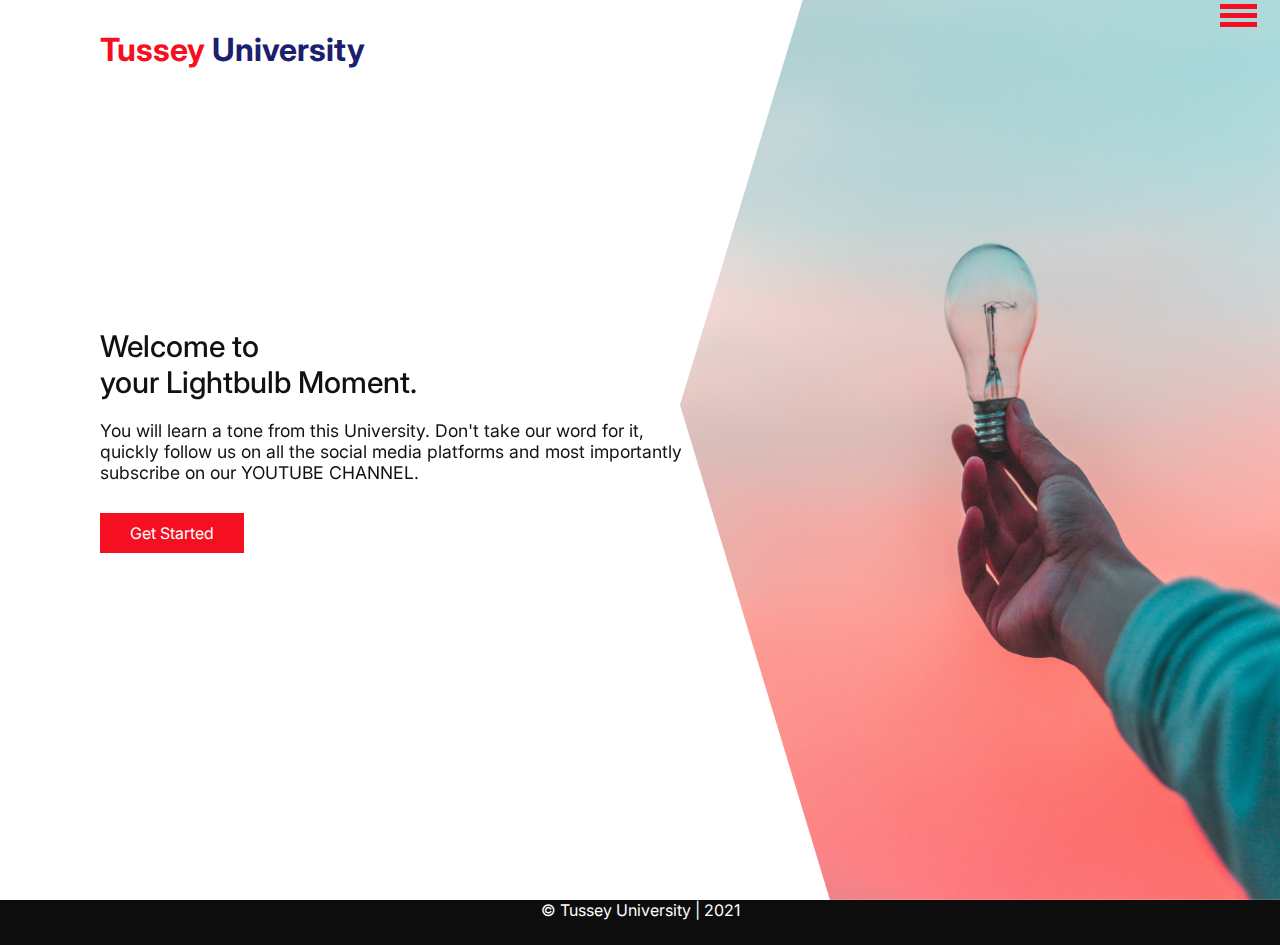
<file: index.html>
<!DOCTYPE html>
<html lang="en">
  <head>
    <meta charset="UTF-8" />
    <meta http-equiv="X-UA-Compatible" content="IE=edge" />
    <meta name="viewport" content="width=device-width, initial-scale=1.0" />
    <link rel="stylesheet" href="./fontawesome-free-5.12.1-web/css/all.min.css" />
    <link href="dist/aos.css" rel="stylesheet">
    <link rel="stylesheet" href="css/style.css" />
    <title>Tussey University</title>
  </head>
  <body>
    <header>
      <!-- <div class="logo"><a href="index.html"><span class="first">Tussey</span><span class="sign"> University</span></a></div> -->
          <a href="index.html">
            <div class="logo"><span class="first">Tussey</span><span class="sign"> University</span></div>
          </a>

      <div class="toggle" onclick="myFunction(this)">
        <div class="bar1"></div>
        <div class="bar2"></div>
        <div class="bar3"></div>
      </div>
      <div class="navigation">
        <ul>
          <!-- <button class="btn"><i class="fa fa-home"></i></button> -->
          <li><a href="index.html">Home</a></li>
          <li><a href="services.html">Services</a></li>
          <li><a href="work.html">Work</a></li>
          <li><a href="contact.html">Contact</a></li>
        </ul>
        <div class="social-bar">
          <ul>
            <li>
              <a href="https://youtube.com/Richard Newton-Tussey" ><i class="fab fa-youtube" target="_blank"></i>
                <!-- <img src="images/facebook.png" target="_blank" alt="" /> -->
              </a>
            </li>
            <li>
              <a href="https://web.facebook.com/richie.newton.50">
                <img src="images/facebook.png" target="_blank" alt="" />
              </a>
            </li>
            <li>
              <a href="https://twitter.com/tussey7/">
                <img src="images/twitter.png" target="_blank" alt="" />
              </a>
            </li>
            <li>
              <a href="https://instagram.com">
                <img src="images/instagram.png" target="_blank" alt="" />
              </a>
            </li>
          </ul>
          <a href="mailto:you@email.com" class="email-icon">
            <img src="images/email.png" alt="" />
          </a>
        </div>
      </div>
    </header>

    <section class="home">
      <img src="images/home-img.jpg" class="home-img" alt="" data-aos="zoom-in-right"/>
      <div class="home-content">
        <h1 data-aos="fade-up"  data-aos-delay="1000">
          Welcome to<br />
          your Lightbulb Moment.
        </h1>
        <p data-aos="fade-right" data-aos-delay="1200">
          You will learn a tone from this University. Don't take our word for it, quickly follow us on all the social media platforms and most importantly subscribe on our YOUTUBE CHANNEL.
        </p>
        <a href="contact.html" class="btn">Get Started</a>
      </div>
    </section>
  
    <script>
      function toggleNavbar(collapseID) {
        document.getElementById(collapseID).classList.toggle("hidden");
        document.getElementById(collapseID).classList.toggle("block");
      }
    </script>

    <script src="js/script.js"></script>
    <script>
      function myFunction(x) {
          x.classList.toggle("change");
        }
    </script>
    <script src="dist/aos.js"></script>
      <script>
        AOS.init({
          delay: 200, // values from 0 to 3000, with step 50ms
          duration: 1500, // values from 0 to 3000, with step 50ms
          easing: 'ease', // default easing for AOS animations
          once: false, // whether animation should happen only once - while scrolling down
          mirror: false, // whether elements should animate out while scrolling past them
        });
      </script>
    <footer class="foot">
      &copy; Tussey University | 2021
    </footer>
  </body>
</html>
</file>
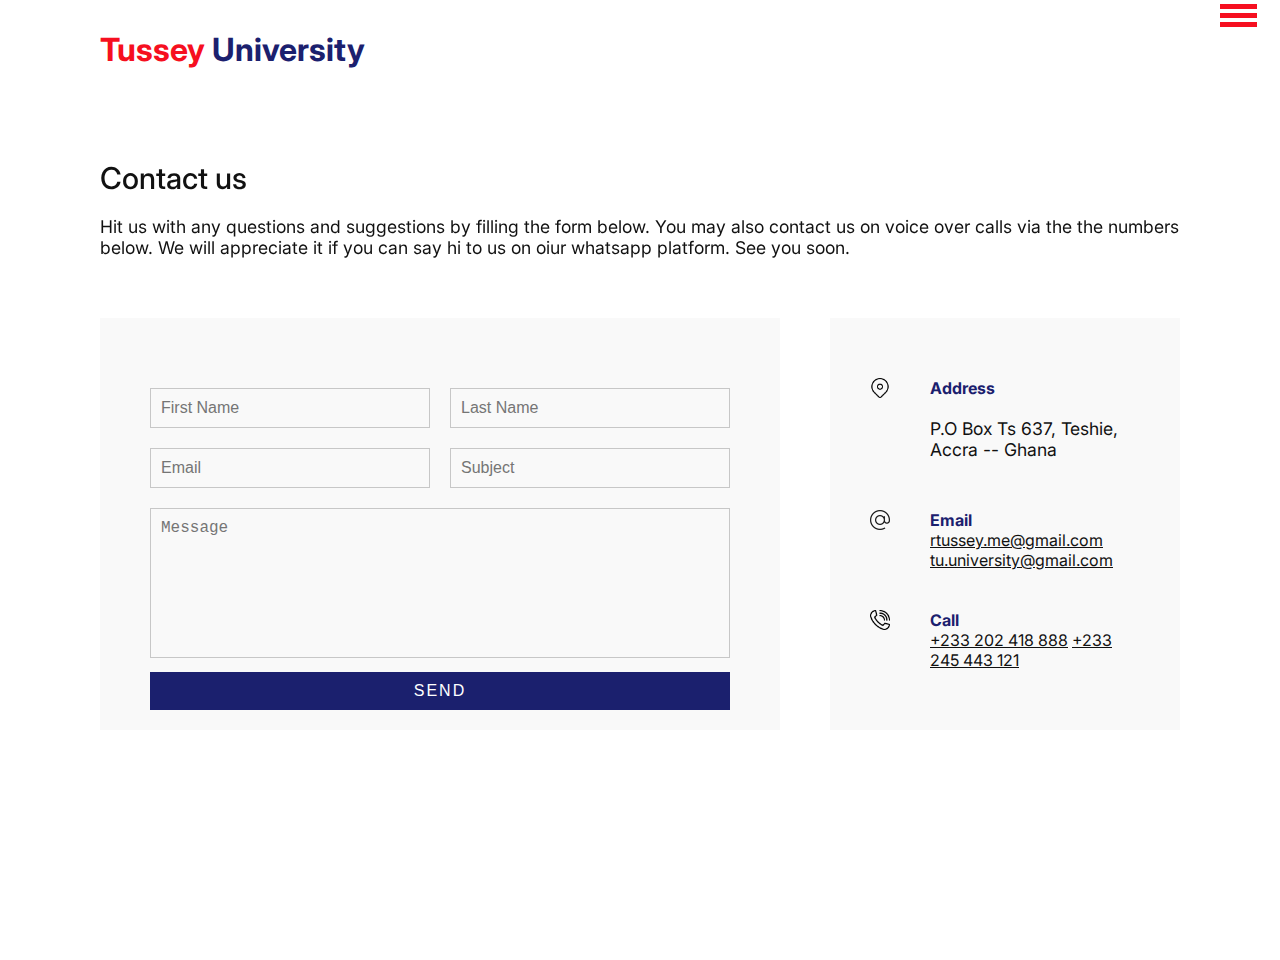
<file: contact.html>
<!DOCTYPE html>
<html lang="en">
  <head>
    <meta charset="UTF-8" />
    <meta http-equiv="X-UA-Compatible" content="IE=edge" />
    <meta name="viewport" content="width=device-width, initial-scale=1.0" />
            <link href="dist/aos.css" rel="stylesheet">

    <link rel="stylesheet" href="css/style.css" />
    <title>Tussey University</title>
  </head>
  <body>
    <header>
      <!-- <div class="logo">Creative Agency</div> -->
          <a href="index.html">
            <div class="logo"><span class="first">Tussey</span><span class="sign"> University</span></div>
          </a>

      <div class="toggle" onclick="myFunction(this)">
        <div class="bar1"></div>
        <div class="bar2"></div>
        <div class="bar3"></div>
      </div>
      <div class="navigation">
        <ul>
          <li><a href="index.html">Home</a></li>
          <li><a href="services.html">Services</a></li>
          <li><a href="work.html">Work</a></li>
          <li><a href="contact.html">Contact</a></li>
        </ul>
        <div class="social-bar">
          <ul>
            <li>
              <a href="https://facebook.com">
                <img src="images/facebook.png" target="_blank" alt="" />
              </a>
            </li>
            <li>
              <a href="https://twitter.com">
                <img src="images/twitter.png" target="_blank" alt="" />
              </a>
            </li>
            <li>
              <a href="https://instagram.com">
                <img src="images/instagram.png" target="_blank" alt="" />
              </a>
            </li>
          </ul>
          <a href="mailto:you@email.com" class="email-icon">
            <img src="images/email.png" alt="" />
          </a>
        </div>
      </div>
    </header>

    <section>
      <div class="title">
        <h1 data-aos="fade-down">Contact us</h1>
        <p data-aos="fade-right" data-aos-delay="1200">
          Hit us with any questions and suggestions by filling the form below. You may also contact us on voice over calls via the the numbers below. We will appreciate it if you can say hi to us on oiur whatsapp platform. See you soon.
        </p>
      </div>
      <div class="contact" data-aos="fade-right" data-aos-delay="1200">
        <div class="contact-form">
          <form>
            <div class="row">
              <div class="input50">
                <input type="text" placeholder="First Name" />
              </div>
              <div class="input50">
                <input type="text" placeholder="Last Name" />
              </div>
            </div>
            <div class="row">
              <div class="input50">
                <input type="text" placeholder="Email" />
              </div>
              <div class="input50">
                <input type="text" placeholder="Subject" />
              </div>
            </div>
            <div class="row">
              <div class="input100">
                <textarea placeholder="Message"></textarea>
              </div>
            </div>
            <div class="row">
              <div class="input100">
                <input type="submit" value="Send" />
              </div>
            </div>
          </form>
        </div>

        <div class="contact-info" data-aos="fade-left" data-aos-delay="1300">
          <div class="info-box">
            <img src="images/address.png" class="contact-icon" alt="" />
            <div class="details">
              <h4>Address</h4>
              <p>P.O Box Ts 637, Teshie, Accra -- Ghana</p>
            </div>
          </div>
          <div class="info-box">
            <img src="images/email.png" class="contact-icon" alt="" />
            <div class="details">
              <h4>Email</h4>
              <a href="mailto:rtussey.me@gmail.com">rtussey.me@gmail.com</a>
              <a href="mailto:tu.university@gmail.com">tu.university@gmail.com</a>
            </div>
          </div>
          <div class="info-box">
            <img src="images/call.png" class="contact-icon" alt="" />
            <div class="details">
              <h4>Call</h4>
              <a href="tel:+233 202 418 888">+233 202 418 888</a>
              <a href="tel:+233 245 443 121">+233 245 443 121</a>
            </div>
          </div>
        </div>
      </div>
    </section>
<script>
  function myFunction(x) {
    x.classList.toggle("change");
  }
</script>
    <script src="js/script.js"></script>
    <script src="dist/aos.js"></script>
    <script>
      AOS.init({
        delay: 200, // values from 0 to 3000, with step 50ms
        duration: 1500, // values from 0 to 3000, with step 50ms
        easing: 'ease', // default easing for AOS animations
        once: false, // whether animation should happen only once - while scrolling down
        mirror: false, // whether elements should animate out while scrolling past them
      });
    </script>

  </body>
</html>
</file>
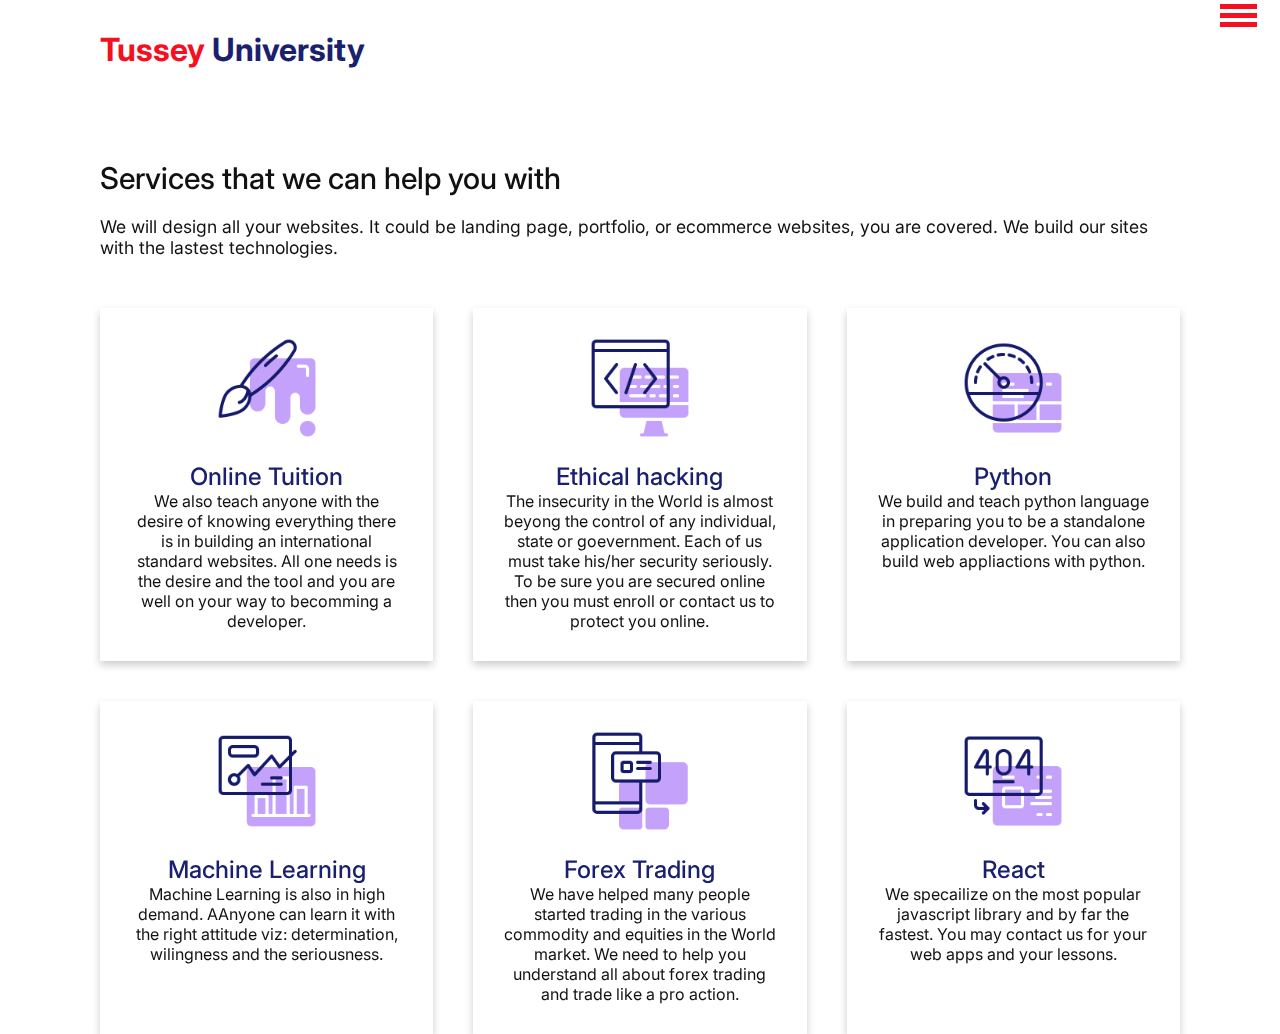
<file: services.html>
<!DOCTYPE html>
<html lang="en">
  <head>
    <meta charset="UTF-8" />
    <meta http-equiv="X-UA-Compatible" content="IE=edge" />
    <meta name="viewport" content="width=device-width, initial-scale=1.0" />
        <link href="dist/aos.css" rel="stylesheet">

    <link rel="stylesheet" href="css/style.css" />
    <title>Tussey University</title>
  </head>
  <body>
    <header>
    <a href="index.html"> <div class="logo"><span class="first">Tussey</span><span class="sign"> University</span></div></a>
      <div class="toggle" onclick="myFunction(this)">
        <div class="bar1"></div>
        <div class="bar2"></div>
        <div class="bar3"></div>
      </div>
      <div class="navigation">
        <ul>
          <li><a href="index.html">Home</a></li>
          <li><a href="services.html">Services</a></li>
          <li><a href="work.html">Work</a></li>
          <li><a href="contact.html">Contact</a></li>
        </ul>
        <div class="social-bar">
          <ul>
            <li>
              <a href="https://facebook.com">
                <img src="images/facebook.png" target="_blank" alt="" />
              </a>
            </li>
            <li>
              <a href="https://twitter.com">
                <img src="images/twitter.png" target="_blank" alt="" />
              </a>
            </li>
            <li>
              <a href="https://instagram.com">
                <img src="images/instagram.png" target="_blank" alt="" />
              </a>
            </li>
          </ul>
          <a href="mailto:you@email.com" class="email-icon">
            <img src="images/email.png" alt="" />
          </a>
        </div>
      </div>
    </header>

    <section>
      <div class="title">
        <h1 data-aos="fade-up">Services that we can help you with</h1>
        <p data-aos="fade-right" data-aos-delay="1200">
          We will design all your websites. It could be landing page, portfolio, or ecommerce websites, you are covered. We build our sites with the lastest technologies.
        </p>
      </div>
      <div class="services">
        <div class="service" data-aos="fade-right" data-aos-delay="1000">
          <div class="icon">
            <img src="images/001.png" alt="" />
          </div>
          <h2>Online Tuition</h2>
          We also teach anyone with the desire of knowing everything there is in building an international standard websites. All one needs is the desire and the tool and you are well on your way to becomming a developer.
        </div>
        <div class="service" data-aos="fade-left" data-aos-delay="1000">
          <div class="icon">
            <img src="images/002.png" alt="" />
          </div>
          <h2>Ethical hacking</h2>
          The insecurity in the World is almost beyong the control of any individual, state or goevernment. Each of us must take his/her security seriously. To be sure you are secured online then you must enroll or contact us to protect you online.
        </div>
        <div class="service" data-aos="fade-right" data-aos-delay="1200">
          <div class="icon">
            <img src="images/003.png" alt="" />
          </div>
          <h2>Python</h2>
          We build and teach python language in preparing you to be a standalone application developer. You can also build web appliactions with python. 
        </div>
        <div class="service" data-aos="fade-left" data-aos-delay="1200">
          <div class="icon">
            <img src="images/004.png" alt="" />
          </div>
          <h2>Machine Learning</h2>
          Machine Learning is also in high demand. AAnyone can learn it with the right attitude viz: determination, wilingness and the seriousness.
        </div>
        <div class="service" data-aos="fade-right" data-aos-delay="1000">
          <div class="icon">
            <img src="images/005.png" alt="" />
          </div>
          <h2>Forex Trading</h2>
          We have helped many people started trading in the various commodity and equities in the World market. We need to help you understand all about forex trading and trade like a pro action.
        </div>
        <div class="service" data-aos="fade-left" data-aos-delay="1000">
          <div class="icon">
            <img src="images/006.png" alt="" />
          </div>
          <h2>React</h2>
          We specailize on the most popular javascript library and by far the fastest. You may contact us for your web apps and your lessons.
        </div>
      </div>
    </section>
<script>
  function myFunction(x) {
    x.classList.toggle("change");
  }
</script>
    <script src="js/script.js"></script>
    <script src="dist/aos.js"></script>
    <script>
      AOS.init({
        delay: 200, // values from 0 to 3000, with step 50ms
        duration: 1500, // values from 0 to 3000, with step 50ms
        easing: 'ease', // default easing for AOS animations
        once: false, // whether animation should happen only once - while scrolling down
        mirror: false, // whether elements should animate out while scrolling past them
      });
    </script>
  </body>
</html>
</file>
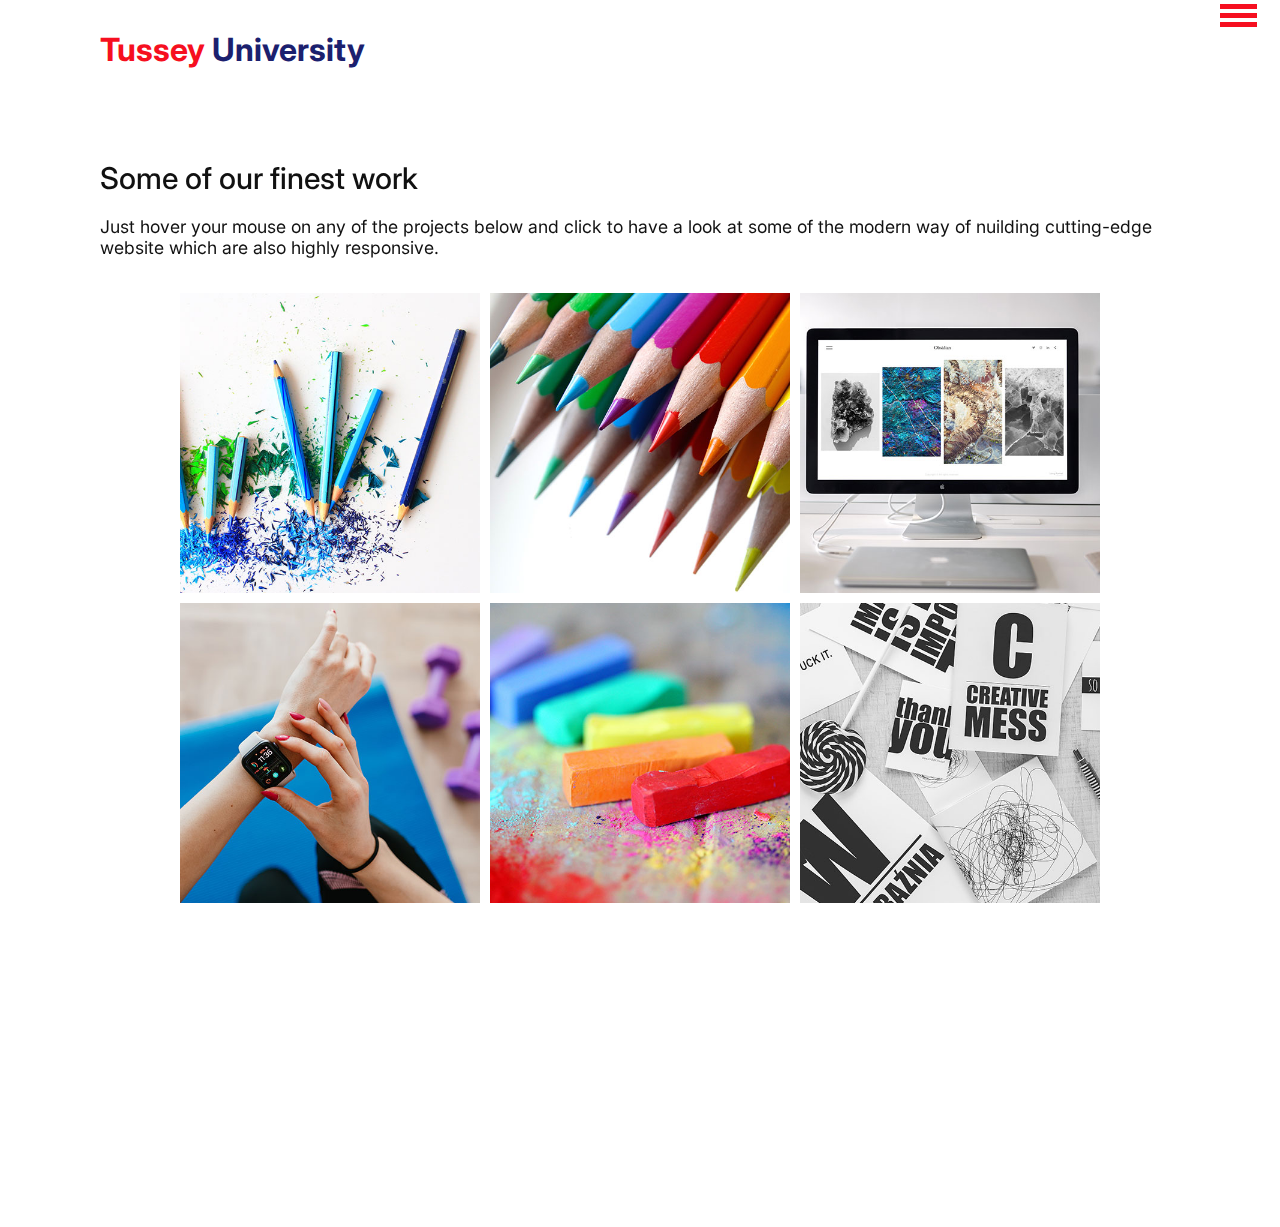
<file: work.html>
<!DOCTYPE html>
<html lang="en">
  <head>
    <meta charset="UTF-8" />
    <meta http-equiv="X-UA-Compatible" content="IE=edge" />
    <meta name="viewport" content="width=device-width, initial-scale=1.0" />
    <link href="dist/aos.css" rel="stylesheet" />

    <link rel="stylesheet" href="css/style.css" />
    <title>Tussey University</title>
  </head>
  <body>
    <header>
      <!-- <div class="logo"><span class="first">Tussey</span><span class="sign"> University</span></div> -->
      <a href="index.html">
        <div class="logo">
          <span class="first">Tussey</span><span class="sign"> University</span>
        </div>
      </a>

      <div class="toggle" onclick="myFunction(this)">
        <div class="bar1"></div>
        <div class="bar2"></div>
        <div class="bar3"></div>
      </div>
      <div class="navigation">
        <ul>
          <li><a href="index.html">Home</a></li>
          <li><a href="services.html">Services</a></li>
          <li><a href="work.html">Work</a></li>
          <li><a href="contact.html">Contact</a></li>
        </ul>
        <div class="social-bar">
          <ul>
            <li>
              <a href="https://facebook.com">
                <img src="images/facebook.png" target="_blank" alt="" />
              </a>
            </li>
            <li>
              <a href="https://twitter.com">
                <img src="images/twitter.png" target="_blank" alt="" />
              </a>
            </li>
            <li>
              <a href="https://instagram.com">
                <img src="images/instagram.png" target="_blank" alt="" />
              </a>
            </li>
          </ul>
          <a href="mailto:you@email.com" class="email-icon">
            <img src="images/email.png" alt="" />
          </a>
        </div>
      </div>
    </header>

    <section>
      <div class="title">
        <h1 data-aos="fade-down" data-aos-delay="1000">
          Some of our finest work
        </h1>
        <p data-aos="fade-up">
          Just hover your mouse on any of the projects below and click to have a
          look at some of the modern way of nuilding cutting-edge website which
          are also highly responsive.
        </p>
      </div>

      <div class="portfolio">
        <div class="item" data-aos="fade-right" data-aos-delay="1000">
          <img src="images/portfolio-item1.jpg" alt="" />
          <div class="action">
            <a href="https://www.etmass.org/index.html">NGO site</a>
          </div>
        </div>
        <div class="item" data-aos="fade-left" data-aos-delay="1200">
          <img src="images/portfolio-item2.jpg" alt="" />
          <div class="action">
            <a href="https://vanilla-js-ecom.netlify.app/">ecommerce site</a>
          </div>
        </div>
        <div class="item" data-aos="fade-left" data-aos-delay="1300">
          <img src="images/portfolio-item3.jpg" alt="" />
          <div class="action">
            <a href="https://rtusseyportfolio.netlify.app/">Portfolio site</a>
          </div>
        </div>
        <div class="item" data-aos="fade-right" data-aos-delay="1000">
          <img src="images/portfolio-item4.jpg" alt="" />
          <div class="action">
            <a href="https://mygridz.netlify.app/">Web Template</a>
          </div>
        </div>
        <div class="item" data-aos="zoom-in-right" data-aos-delay="1200">
          <img src="images/portfolio-item5.jpg" alt="" />
          <div class="action">
            <a href="https://microgrid.netlify.app/">Microsoft Clone</a>
          </div>
        </div>
        <div class="item" data-aos="zoom-in-left" data-aos-delay="1300">
          <img src="images/portfolio-item6.jpg" alt="" />
          <div class="action">
            <a href="https://techtools.netlify.app/">SpringShop</a>
          </div>
        </div>
        <div class="item" data-aos="flip-right" data-aos-delay="1000">
          <img src="images/portfolio-item7.jpg" alt="" />
          <div class="action">
            <a href="#">Launch</a>
          </div>
        </div>
        <div class="item" data-aos="flip-left" data-aos-delay="1200">
          <img src="images/portfolio-item8.jpg" alt="" />
          <div class="action">
            <a href="#">Launch</a>
          </div>
        </div>
        <div class="item" data-aos="flip-right" data-aos-delay="1300">
          <img src="images/portfolio-item9.jpg" alt="" />
          <div class="action">
            <a href="#">Launch</a>
          </div>
        </div>
        <!-- <div class="item">
          <img src="images/portfolio-item10.jpg" alt="" />
          <div class="action">
            <a href="#">Launch</a>
          </div>
        </div>
        <div class="item">
          <img src="images/portfolio-item11.jpg" alt="" />
          <div class="action">
            <a href="#">Launch</a>
          </div>
        </div>
        <div class="item">
          <img src="images/portfolio-item12.jpg" alt="" />
          <div class="action">
            <a href="#">Launch</a>
          </div>
        </div>
        <div class="item">
          <img src="images/portfolio-item13.jpg" alt="" />
          <div class="action">
            <a href="#">Launch</a>
          </div>
        </div>
        <div class="item">
          <img src="images/portfolio-item14.jpg" alt="" />
          <div class="action">
            <a href="#">Launch</a>
          </div>
        </div>
        <div class="item">
          <img src="images/portfolio-item15.jpg" alt="" />
          <div class="action">
            <a href="#">Launch</a>
          </div>
        </div>
        <div class="item">
          <img src="images/portfolio-item16.jpg" alt="" />
          <div class="action">
            <a href="#">Launch</a>
          </div>
        </div> -->
      </div>
    </section>
    <script>
      function myFunction(x) {
        x.classList.toggle('change');
      }
    </script>
    <script src="js/script.js"></script>
    <script src="dist/aos.js"></script>
    <script>
      AOS.init({
        delay: 200, // values from 0 to 3000, with step 50ms
        duration: 1500, // values from 0 to 3000, with step 50ms
        easing: 'ease', // default easing for AOS animations
        once: false, // whether animation should happen only once - while scrolling down
        mirror: false, // whether elements should animate out while scrolling past them
      });
    </script>
  </body>
</html>
</file>
<file: css/style.css>
@import url("https://fonts.googleapis.com/css?family=Poppins:200,300,400,500,600,700,800,900&display=swap");
@import url("https://fonts.googleapis.com/css2?family=Inter:wght@100;200;300;400;500;600;700;800;900&display=swap");

:root {
  --primary-color: #f60f20;
  --secondary-color: #1b206e;
}

/* BASE STYLES */
* {
  box-sizing: border-box;
  margin: 0;
  padding: 0;
}

html,
body {
  /* font-family: "Poppins", sans-serif; */
  font-family: "Inter", sans-serif;
  color: #111;
}

h1 {
  font-size: 30px;
  font-weight: 500;
}

p {
  margin: 20px 0 10px;
  font-size: 1.1rem;
}

section {
  display: flex;
  flex-direction: column;
  height: 100vh;
  align-items: center;
  padding: 100px;
  margin-top: 60px;
}

section.home {
  flex-direction: row;
  margin-top: 0;
}

/* BUTTON */
.btn {
  cursor: pointer;
  display: inline-block;
  background: var(--primary-color);
  color: #fff;
  text-decoration: none;
  padding: 10px 30px;
  margin: 20px 0;
  border: 0;
}

.btn:hover {
  transform: scale(0.98);
}

.logo {
  position: absolute;
  top: 30px;
  left: 100px;
  font-size: 2rem;
  font-weight: 700;
  z-index: 20;
}

/* TOGGLE */
.bar1,
.bar2,
.bar3 {
  width: 37px;
  height: 5px;
  margin: 4px 0;
  background: var(--primary-color);
  transition: 0.4s;
}
.toggle {
  position: fixed;
  top: 0;
  right: 0;
  width: 60px;
  height: 60px;
  /* background: var(--primary-color) url(../images/menu.png); */
  /* background-size: 30px;
  background-position: center;
  background-repeat: no-repeat; */
  z-index: 20;
  cursor: pointer;
  transition: 0.4s;
}
/* .toggle:hover {
  transform: scale(0.5);
} */

.toggle.active {
  /* background: var(--primary-color) url(../images/close.png); */
  /* background: var(--primary-color); */
  background-size: 25px;
  background-position: center;
  background-repeat: no-repeat;
  transition: 0.4s;
}
/* Rotate first bar */
.change .bar1 {
  -webkit-transform: rotate(-45deg) translate(-9px, 6px);
  transform: rotate(-45deg) translate(-9px, 6px);
}

/* Fade out the second bar */
.change .bar2 {
  opacity: 0;
}

/* Rotate last bar */
.change .bar3 {
  -webkit-transform: rotate(45deg) translate(-8px, -8px);
  transform: rotate(45deg) translate(-8px, -8px);
}
/* font awesome */
i {
  color: var(--primary-color);
  margin-right: 10px;
  text-align: center;
}
.navigation > ul {
  display: flex;
  flex-direction: column;
  /* align-items: center; */
  /* justify-content: center; */
}
.navigation > ul > i {
  align-self: center;
}
span.first {
  color: var(--primary-color);
}
span.sign {
  color: var(--secondary-color);
}
/* NAVIGATION */
.navigation {
  position: fixed;
  top: 0;
  left: 100%;
  width: 100%;
  height: 100%;
  background-color: #fff;
  z-index: 15;
  display: flex;
  justify-content: center;
  align-items: center;
  transition: 0.5s;
}

.navigation.active {
  left: 0;
}

.navigation ul {
  position: relative;
}

.navigation ul li {
  position: relative;
  list-style: none;
  text-align: center;
}

.navigation ul li a {
  font-size: 2.2rem;
  color: #111;
  text-decoration: none;
  font-weight: 300;
}

.navigation ul li a:hover {
  color: var(--primary-color);
}

.navigation .social-bar {
  position: absolute;
  top: 0;
  left: 0;
  width: 60px;
  height: 100%;
  display: flex;
  justify-content: center;
  align-items: center;
}

.navigation .social-bar a {
  display: inline-block;
  transform: scale(0.5);
}

.navigation .email-icon {
  position: absolute;
  bottom: 20px;
  transform: scale(0.5);
}
/* ANIMATING SOCIAL MEDIA */
/* .social-bar img:hover {
  transition: 4s;
} */

/* HOMEPAGE */
.home-content {
  position: relative;
  z-index: 10;
  max-width: 600px;
}

.home-img {
  position: absolute;
  bottom: 0;
  right: 0;
  height: 110%;
  width: 600px;
  /* clip-path: polygon(0 49%, 100% 100%, 100% 0); */
  clip-path: polygon(25% 0%, 100% 0%, 100% 100%, 25% 100%, 0% 50%);
  /* opacity: 0.9; */
}
.foot {
  display: flex;
  background-color: rgb(14, 13, 13);
  color: white;
  height: 5vh;
  width: auto;
  justify-content: center;
}

/* SERVICES PAGE */
.services {
  margin-top: 40px;
  display: grid;
  grid-template-columns: repeat(3, 1fr);
  gap: 40px;
  text-align: center;
}

.services .service {
  padding: 30px;
  box-shadow: 0 4px 8px 0 rgba(0, 0, 0, 0.2);
  transition: 0.3s;
}

.services .service:hover {
  /* box-shadow: 0 10px 30px rgba(0, 0, 0, 0.1); */
  box-shadow: 0 8px 16px 0 rgba(0, 0, 0, 0.2);
}

.services .service h2 {
  font-size: 24px;
  font-weight: 500;
  margin-top: 20px;
  color: var(--secondary-color);
}

.services .service .icon img {
  max-width: 100px;
}

/* WORK PAGE */
.portfolio {
  display: flex;
  flex-wrap: wrap;
  justify-content: center;
  margin-top: 20px;
}

.portfolio .item {
  position: relative;
  width: 300px;
  height: 300px;
  margin: 5px;
}

.portfolio .item img {
  width: 100%;
  height: 100%;
}

.portfolio .item .action {
  position: absolute;
  top: 0;
  left: 0;
  width: 100%;
  height: 100%;
  background: rgba(0, 0, 0, 0.8);
  display: flex;
  justify-content: center;
  align-items: center;
  opacity: 0;
  transition: 0.5s;
}

.portfolio .item:hover .action {
  opacity: 1;
}

.portfolio .item .action a {
  display: inline-block;
  color: #fff;
  text-decoration: none;
  border: 1px solid #fff;
  padding: 5px 15px;
}

/* CONTACT */
.contact {
  position: relative;
  width: 100%;
  margin-top: 50px;
  display: flex;
  justify-content: space-between;
  align-items: flex-start;
}

.contact-form {
  position: relative;
  background: #f9f9f9;
  width: calc(100% - 400px);
  padding: 60px 40px 20px;
}

.contact-form form {
  width: 100%;
}

.contact-form .row {
  width: 100%;
  display: flex;
}

.contact-form .input50 {
  width: 50%;
  margin: 0 10px;
}

.contact-form .input100 {
  width: 100%;
  margin: 0 10px;
}

.contact-form .row input,
.contact-form .row textarea {
  position: relative;
  border: 1px solid rgba(0, 0, 0, 0.2);
  color: #111;
  background: transparent;
  width: 100%;
  padding: 10px;
  outline: none;
  font-size: 16px;
  font-weight: 300;
  margin: 10px 0;
  resize: none;
}

.contact-form .row textarea {
  height: 150px;
}

.contact-form .row input[type="submit"] {
  background-color: var(--secondary-color);
  color: #fff;
  margin: 0;
  text-transform: uppercase;
  letter-spacing: 2px;
  font-weight: 300;
  border: 0;
  cursor: pointer;
}

.contact-info {
  width: 350px;
  background: #f9f9f9;
  padding: 60px 40px 20px;
}

.contact-info .info-box {
  display: flex;
  align-items: flex-start;
  margin-bottom: 40px;
}

.contact-info .info-box .contact-icon {
  width: 20px;
  margin-right: 40px;
}

.contact-info .info-box .details h4 {
  color: var(--secondary-color);
}

.contact-info .info-box .details p,
.contact-info .info-box .details a {
  color: #111;
}

@media (max-width: 1068px) {
  /* .home-img {
    display: none;
  } */
  /* my addition */
  .home {
    display: grid;
    grid-template-areas: "a
                          b";
  }
  .home-img {
    grid-area: a;
    opacity: 0.9;
  }
  .home-content {
    grid-area: b;
    font-weight: bolder;
    /* z-index: 10; */
  }
  /* end of my addition */
  .logo {
    top: 10px;
    left: 40px;
    font-size: 1.5rem;
  }

  section {
    padding: 100px 40px;
  }

  .navigation ul li a {
    font-size: 2rem;
  }

  .services {
    grid-template-columns: repeat(2, 1fr);
  }

  .contact {
    flex-direction: column;
  }

  .contact-form {
    width: 100%;
    padding: 30px 30px 20px;
  }

  .contact-form .row {
    flex-direction: column;
  }

  .contact-form .input50,
  .contact-form .input100 {
    width: 100%;
    margin: 0;
  }

  .contact-info {
    width: 100%;
    margin-top: 20px;
    padding: 30px 30px 20px;
  }
}

@media (max-width: 768px) {
  .services {
    grid-template-columns: 1fr;
  }

  .services .service {
    box-shadow: 0 10px 30px rgba(0, 0, 0, 0.1);
  }
}
</file>
